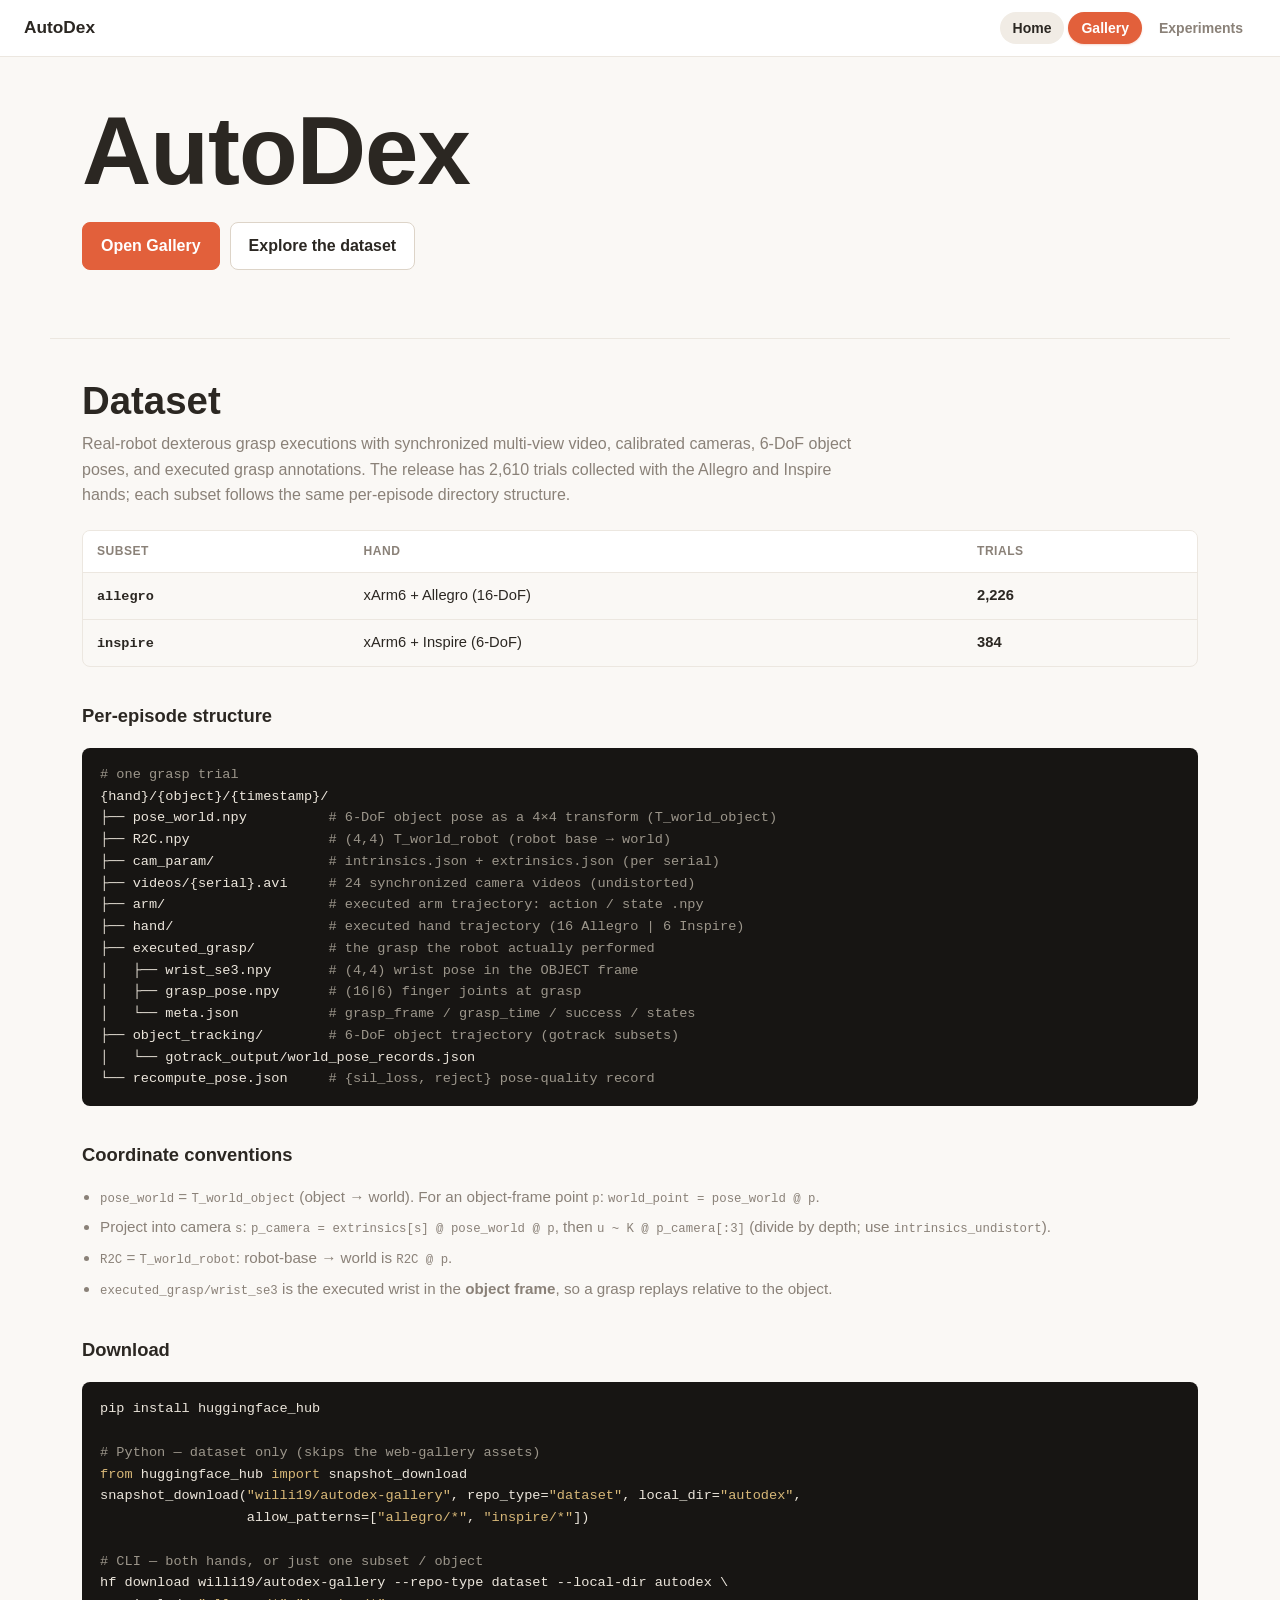
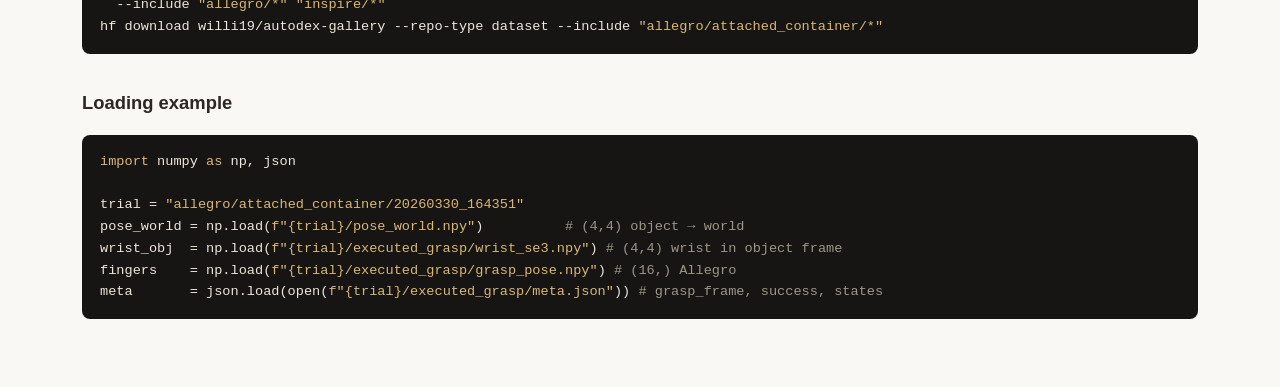
<file: docs/index.html>
<!DOCTYPE html>
<html lang="en">
<head>
  <meta charset="UTF-8">
  <meta name="viewport" content="width=device-width, initial-scale=1.0">
  <title>AutoDex</title>
  <link rel="stylesheet" href="css/style.css">
  <style>
    .landing-page {
      padding: 0;
      max-width: none;
    }

    .intro-head {
      padding-top: clamp(40px, 6vw, 72px);
    }

    .intro-title {
      font-size: clamp(3rem, 8vw, 6rem);
      line-height: .95;
      letter-spacing: -0.01em;
      margin-top: 6px;
    }

    .intro-lede {
      max-width: 720px;
      margin-top: 16px;
      color: var(--text-muted);
      font-size: clamp(1.02rem, 1.6vw, 1.3rem);
      line-height: 1.5;
    }

    .intro-actions {
      display: flex;
      flex-wrap: wrap;
      gap: 10px;
      margin-top: 26px;
    }

    .intro-btn {
      display: inline-flex;
      align-items: center;
      justify-content: center;
      min-height: 42px;
      padding: 10px 18px;
      border: 1px solid var(--line-strong);
      border-radius: var(--radius);
      background: var(--surface);
      color: var(--text);
      font-weight: 850;
    }

    .intro-btn:hover {
      background: var(--surface-2);
      color: var(--text);
    }

    .intro-btn.primary {
      border-color: var(--accent);
      background: var(--accent);
      color: #fff;
    }

    .intro-btn.primary:hover {
      background: var(--accent-hover);
      color: #fff;
    }

    .landing-section {
      max-width: 1180px;
      margin: 0 auto;
      padding: 42px 32px 68px;
    }

    .landing-section h2 {
      font-size: clamp(1.7rem, 3vw, 2.7rem);
      line-height: 1.05;
      letter-spacing: 0;
    }

    .landing-section p {
      margin-top: 10px;
      color: var(--text-muted);
      max-width: 780px;
    }

    .dataset-table-wrap {
      margin-top: 22px;
      overflow-x: auto;
      border: 1px solid var(--line);
      border-radius: var(--radius);
    }

    .dataset-table {
      width: 100%;
      min-width: 560px;
      border-collapse: collapse;
      font-size: .92em;
    }

    .dataset-table th,
    .dataset-table td {
      text-align: left;
      padding: 11px 14px;
      border-bottom: 1px solid var(--line);
    }

    .dataset-table tr:last-child td,
    .dataset-table tbody tr:last-child td {
      border-bottom: none;
    }

    .dataset-table th {
      color: var(--text-muted);
      font-weight: 850;
      font-size: .82em;
      letter-spacing: .04em;
      text-transform: uppercase;
      background: var(--surface);
    }

    .dataset-table td code,
    .landing-section p code {
      font-family: ui-monospace, SFMono-Regular, Menlo, monospace;
      font-size: .92em;
      font-weight: 700;
      color: var(--text);
    }

    .dataset-table td .num {
      font-variant-numeric: tabular-nums;
      font-weight: 850;
    }

    .code-block {
      margin-top: 18px;
      padding: 16px 18px;
      background: #171513;
      color: #ece6dc;
      border-radius: var(--radius);
      overflow-x: auto;
      font-family: ui-monospace, SFMono-Regular, Menlo, monospace;
      font-size: .85em;
      line-height: 1.6;
      white-space: pre;
    }

    .code-block .c { color: #9c968b; }
    .code-block .k { color: #d8b878; }

    .subhead {
      margin-top: 34px;
      font-size: 1.15rem;
      font-weight: 850;
    }

    .conventions {
      margin-top: 16px;
      display: grid;
      gap: 8px;
      padding-left: 18px;
    }

    .conventions li {
      color: var(--text-muted);
      font-size: .95em;
      line-height: 1.5;
    }

    .doc-kicker {
      color: var(--text-muted);
      font-size: .74em;
      font-weight: 850;
      letter-spacing: .09em;
      text-transform: uppercase;
      margin-bottom: 6px;
    }

    @media (max-width: 760px) {
      .intro-title {
        font-size: clamp(2.4rem, 12vw, 3.6rem);
      }

      .intro-title,
      .intro-lede {
        max-width: 100%;
        overflow-wrap: break-word;
        word-break: keep-all;
      }

      .landing-section {
        padding-left: 18px;
        padding-right: 18px;
      }
    }
  </style>
</head>
<body>
  <nav class="nav">
    <a class="nav-logo" href="index.html">AutoDex</a>
    <div class="nav-links">
      <a href="index.html" class="active">Home</a>
      <a href="gallery.html" class="cta">Gallery</a>
      <a href="experiments.html">Experiments</a>
    </div>
  </nav>

  <main class="landing-page">
    <section class="landing-section intro-head">
      <h1 class="intro-title">AutoDex</h1>
      <div class="intro-actions">
        <a class="intro-btn primary" href="gallery.html">Open Gallery</a>
        <a class="intro-btn" href="#dataset">Explore the dataset</a>
      </div>
    </section>

    <section class="landing-section" id="dataset" style="border-top:1px solid var(--line);">
      <h2>Dataset</h2>
      <p>Real-robot dexterous grasp executions with synchronized multi-view video, calibrated cameras, 6-DoF object poses, and executed grasp annotations. The release has 2,610 trials collected with the Allegro and Inspire hands; each subset follows the same per-episode directory structure.</p>

      <div class="dataset-table-wrap">
        <table class="dataset-table">
          <thead>
            <tr><th>Subset</th><th>Hand</th><th>Trials</th></tr>
          </thead>
          <tbody>
            <tr><td><code>allegro</code></td><td>xArm6 + Allegro (16-DoF)</td><td><span class="num">2,226</span></td></tr>
            <tr><td><code>inspire</code></td><td>xArm6 + Inspire (6-DoF)</td><td><span class="num">384</span></td></tr>
          </tbody>
        </table>
      </div>

      <div class="subhead">Per-episode structure</div>
      <pre class="code-block"><span class="c"># one grasp trial</span>
{hand}/{object}/{timestamp}/
├── pose_world.npy          <span class="c"># 6-DoF object pose as a 4×4 transform (T_world_object)</span>
├── R2C.npy                 <span class="c"># (4,4) T_world_robot (robot base → world)</span>
├── cam_param/              <span class="c"># intrinsics.json + extrinsics.json (per serial)</span>
├── videos/{serial}.avi     <span class="c"># 24 synchronized camera videos (undistorted)</span>
├── arm/                    <span class="c"># executed arm trajectory: action / state .npy</span>
├── hand/                   <span class="c"># executed hand trajectory (16 Allegro | 6 Inspire)</span>
├── executed_grasp/         <span class="c"># the grasp the robot actually performed</span>
│   ├── wrist_se3.npy       <span class="c"># (4,4) wrist pose in the OBJECT frame</span>
│   ├── grasp_pose.npy      <span class="c"># (16|6) finger joints at grasp</span>
│   └── meta.json           <span class="c"># grasp_frame / grasp_time / success / states</span>
├── object_tracking/        <span class="c"># 6-DoF object trajectory (gotrack subsets)</span>
│   └── gotrack_output/world_pose_records.json
└── recompute_pose.json     <span class="c"># {sil_loss, reject} pose-quality record</span></pre>

      <div class="subhead">Coordinate conventions</div>
      <ul class="conventions">
        <li><code>pose_world</code> = <code>T_world_object</code> (object → world). For an object-frame point <code>p</code>: <code>world_point = pose_world @ p</code>.</li>
        <li>Project into camera <code>s</code>: <code>p_camera = extrinsics[s] @ pose_world @ p</code>, then <code>u ~ K @ p_camera[:3]</code> (divide by depth; use <code>intrinsics_undistort</code>).</li>
        <li><code>R2C</code> = <code>T_world_robot</code>: robot-base &rarr; world is <code>R2C @ p</code>.</li>
        <li><code>executed_grasp/wrist_se3</code> is the executed wrist in the <strong>object frame</strong>, so a grasp replays relative to the object.</li>
      </ul>

      <div class="subhead">Download</div>
      <pre class="code-block">pip install huggingface_hub

<span class="c"># Python — dataset only (skips the web-gallery assets)</span>
<span class="k">from</span> huggingface_hub <span class="k">import</span> snapshot_download
snapshot_download(<span class="k">"willi19/autodex-gallery"</span>, repo_type=<span class="k">"dataset"</span>, local_dir=<span class="k">"autodex"</span>,
                  allow_patterns=[<span class="k">"allegro/*"</span>, <span class="k">"inspire/*"</span>])

<span class="c"># CLI — both hands, or just one subset / object</span>
hf download willi19/autodex-gallery --repo-type dataset --local-dir autodex \
  --include <span class="k">"allegro/*"</span> <span class="k">"inspire/*"</span>
hf download willi19/autodex-gallery --repo-type dataset --include <span class="k">"allegro/attached_container/*"</span></pre>

      <div class="subhead">Loading example</div>
      <pre class="code-block"><span class="k">import</span> numpy <span class="k">as</span> np, json

trial = <span class="k">"allegro/attached_container/20260330_164351"</span>
pose_world = np.load(<span class="k">f"{trial}/pose_world.npy"</span>)          <span class="c"># (4,4) object → world</span>
wrist_obj  = np.load(<span class="k">f"{trial}/executed_grasp/wrist_se3.npy"</span>) <span class="c"># (4,4) wrist in object frame</span>
fingers    = np.load(<span class="k">f"{trial}/executed_grasp/grasp_pose.npy"</span>) <span class="c"># (16,) Allegro</span>
meta       = json.load(open(<span class="k">f"{trial}/executed_grasp/meta.json"</span>)) <span class="c"># grasp_frame, success, states</span></pre>
    </section>
  </main>
</body>
</html>
</file>
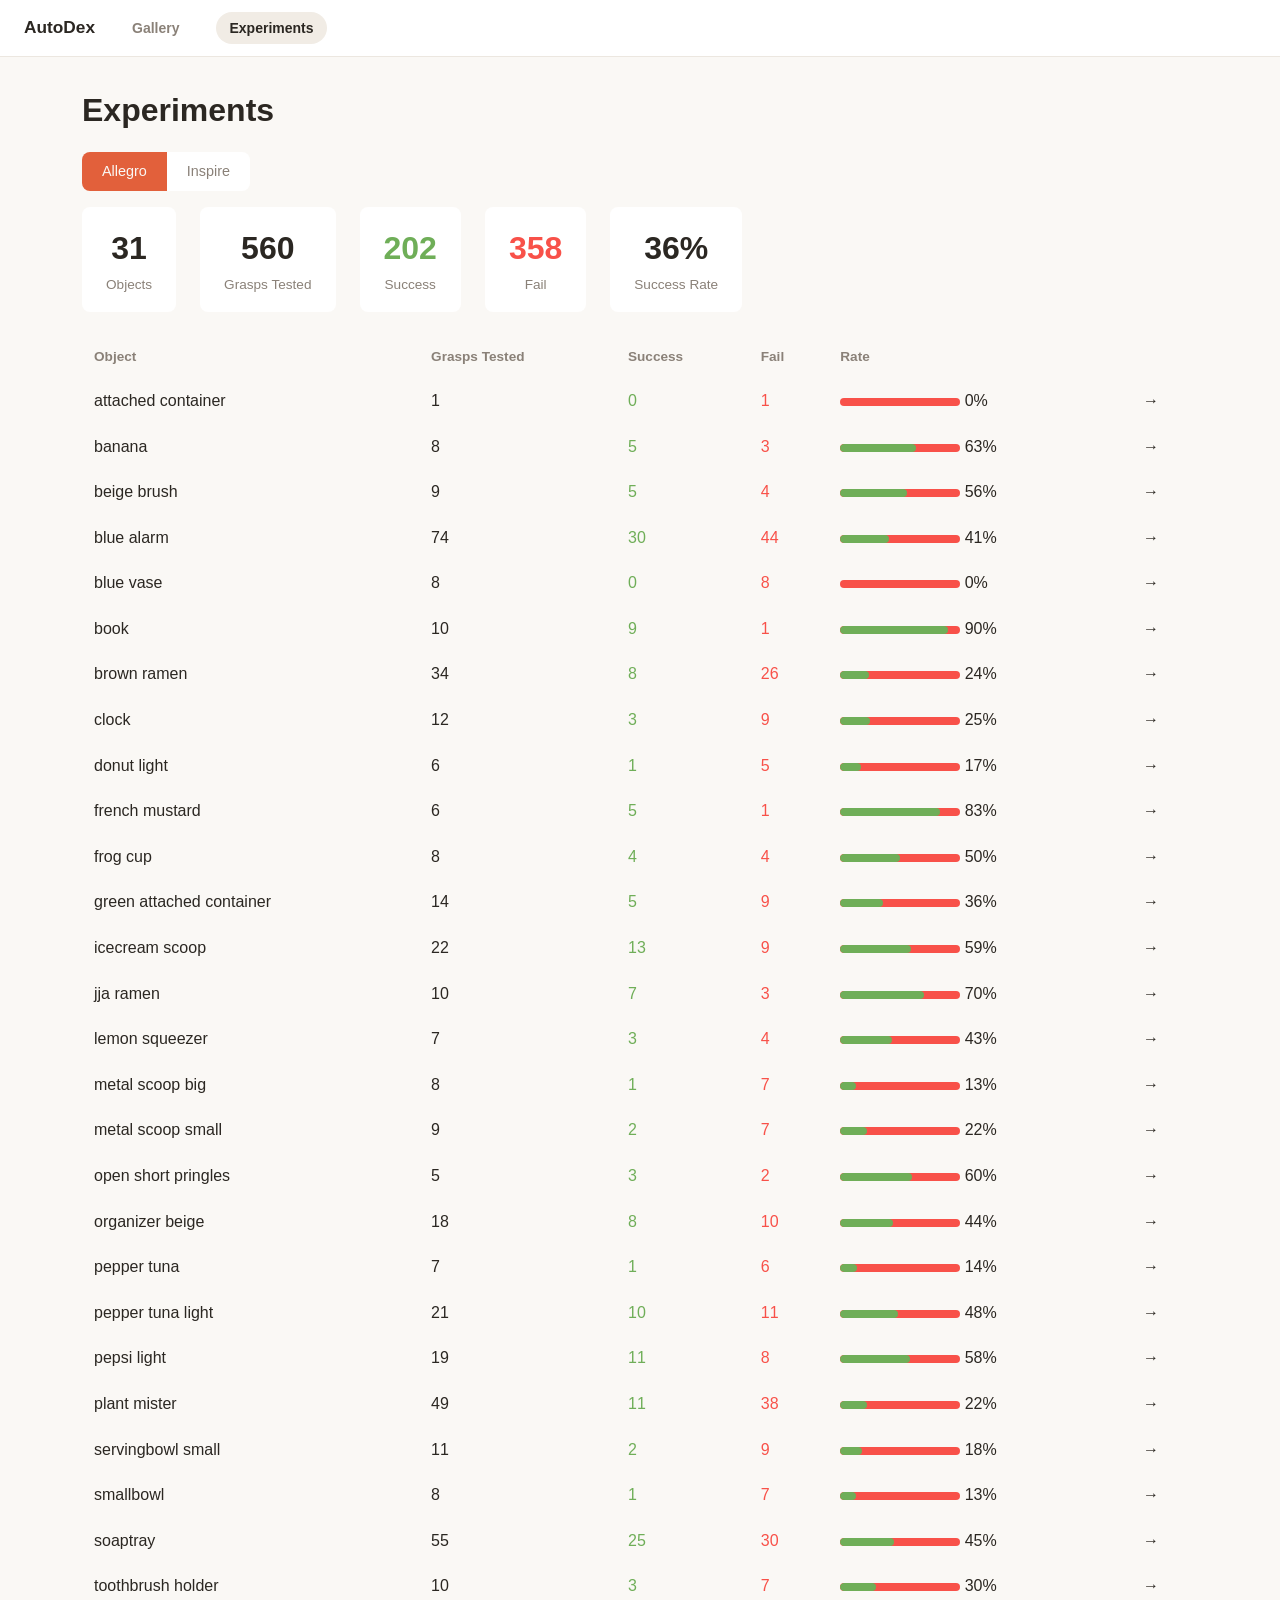
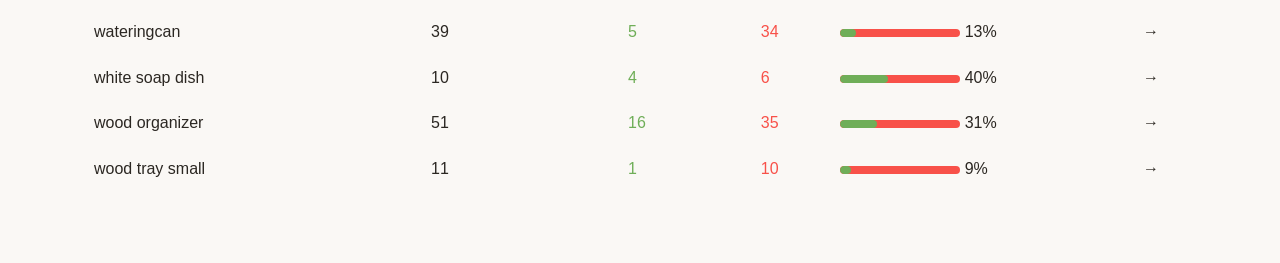
<file: docs/detail.html>
<!DOCTYPE html>
<html lang="en">
<head>
  <meta charset="UTF-8">
  <meta name="viewport" content="width=device-width, initial-scale=1.0">
  <title>Experiment Detail - AutoDex</title>
  <link rel="stylesheet" href="css/style.css">
  <style>
    .detail-header {
      display: flex; align-items: center; gap: 16px; margin-bottom: 24px; flex-wrap: wrap;
    }
    .detail-header h1 { font-size: 1.6em; }

    /* Timing bar */
    .timing-bar { margin-bottom: 24px; }
    .timing-bar h3 { margin-bottom: 8px; font-size: 0.95em; color: var(--text-muted); }
    .timing-segments {
      display: flex; height: 28px; border-radius: var(--radius); overflow: hidden; margin-bottom: 6px;
    }
    .timing-seg {
      display: flex; align-items: center; justify-content: center;
      font-size: 0.7em; font-weight: 600; color: var(--bg); min-width: 40px;
    }
    .timing-seg.capture { background: #8b949e; }
    .timing-seg.perception { background: #58a6ff; }
    .timing-seg.planning { background: #d2a8ff; }
    .timing-seg.execution { background: var(--green); }
    .timing-legend {
      display: flex; gap: 16px; font-size: 0.8em; color: var(--text-muted);
    }
    .timing-legend span::before {
      content: ''; display: inline-block; width: 10px; height: 10px;
      border-radius: 2px; margin-right: 4px; vertical-align: middle;
    }
    .timing-legend .l-cap::before { background: #8b949e; }
    .timing-legend .l-per::before { background: #58a6ff; }
    .timing-legend .l-pln::before { background: #d2a8ff; }
    .timing-legend .l-exe::before { background: var(--green); }

    /* Info cards */
    .info-grid {
      display: grid; grid-template-columns: repeat(auto-fill, minmax(200px, 1fr));
      gap: 12px; margin-bottom: 24px;
    }
    .info-card {
      background: var(--surface); border: 1px solid var(--border);
      border-radius: var(--radius); padding: 12px 16px;
    }
    .info-card .label { font-size: 0.8em; color: var(--text-muted); margin-bottom: 4px; }
    .info-card .value { font-size: 1.1em; font-weight: 600; }

    /* Section */
    .section { margin-bottom: 32px; }
    .section h2 {
      font-size: 1.1em; margin-bottom: 12px; padding-bottom: 8px;
      border-bottom: 1px solid var(--border);
    }

    /* Pose overlay grid */
    .pose-grid {
      display: grid; grid-template-columns: repeat(auto-fill, minmax(250px, 1fr));
      gap: 8px;
    }
    .pose-grid img {
      width: 100%; border-radius: 4px; background: #1a1f26;
      cursor: pointer; transition: transform 0.2s;
    }
    .pose-grid img:hover { transform: scale(1.02); }
    .pose-grid .cam-label {
      font-size: 0.75em; color: var(--text-muted); margin-top: 2px;
    }

    /* Videos side by side */
    .video-pair {
      display: grid; grid-template-columns: 1fr 1fr; gap: 16px;
    }
    .video-pair video { width: 100%; border-radius: var(--radius); background: #000; }
    .video-label { font-size: 0.85em; color: var(--text-muted); margin-bottom: 4px; }

    /* Planning funnel */
    .funnel { display: flex; gap: 8px; align-items: center; flex-wrap: wrap; }
    .funnel-step {
      background: var(--surface); border: 1px solid var(--border);
      border-radius: var(--radius); padding: 8px 14px; text-align: center;
    }
    .funnel-step .num { font-size: 1.3em; font-weight: 700; }
    .funnel-step .lbl { font-size: 0.75em; color: var(--text-muted); }
    .funnel-arrow { color: var(--text-muted); font-size: 1.2em; }

    @media (max-width: 640px) {
      .video-pair { grid-template-columns: 1fr; }
      .pose-grid { grid-template-columns: repeat(auto-fill, minmax(150px, 1fr)); }
    }
  </style>
</head>
<body>
  <nav class="nav">
    <a class="nav-logo" href="index.html">AutoDex</a>
    <a href="gallery.html">Gallery</a>
    <a href="experiments.html">Experiments</a>
  </nav>

  <div class="container">
    <a href="#" class="back-link" id="back-link">&larr; Back</a>
    <div class="detail-header">
      <h1 id="title">Loading...</h1>
    </div>

    <!-- Timing -->
    <div class="timing-bar" id="timing-section"></div>

    <!-- Info cards -->
    <div class="info-grid" id="info-grid"></div>

    <!-- Planning funnel -->
    <div class="section" id="planning-section">
      <h2>Planning Pipeline</h2>
      <div class="funnel" id="funnel"></div>
    </div>

    <!-- Pose overlay -->
    <div class="section" id="pose-section">
      <h2>6D Pose Detection</h2>
      <div class="pose-grid" id="pose-grid"></div>
    </div>

    <!-- Videos -->
    <div class="section" id="video-section">
      <h2>Execution</h2>
      <div style="margin-bottom:8px;">
        <select class="obj-select" id="cam-select" onchange="switchDetailCam(this.value)"></select>
      </div>
      <div class="video-pair">
        <div>
          <div class="video-label">Turntable (grasp candidate)</div>
          <video id="turntable-video" controls loop muted autoplay playsinline></video>
        </div>
        <div>
          <div class="video-label">Experiment recording</div>
          <video id="exp-video" controls loop muted autoplay playsinline></video>
        </div>
      </div>
    </div>
  </div>

  <script>
    const HF_BASE = 'https://huggingface.co/datasets/willi19/autodex-gallery/resolve/main';
    const params = new URLSearchParams(location.search);
    const hand = params.get('hand');
    const obj = params.get('obj');
    const rank = params.get('rank');

    if (!hand || !obj || rank === null) { location.href = 'experiments.html'; }

    const rankStr = String(rank).padStart(3, '0');
    let expData = null;
    let detailData = null;

    document.getElementById('back-link').href = `object.html?obj=${obj}&hand=${hand}&view=experiments`;

    // Load experiments.json + detail metadata
    Promise.all([
      fetch('experiments.json').then(r => r.json()),
      fetch(`${HF_BASE}/experiments/${hand}/${obj}/${rankStr}/meta.json`).then(r => r.json()).catch(() => null)
    ]).then(([experiments, meta]) => {
      expData = experiments[hand]?.[obj]?.[String(rank)];
      detailData = meta;
      renderPage();
    });

    function renderPage() {
      if (!expData) {
        document.getElementById('title').textContent = 'Experiment not found';
        return;
      }

      const status = expData.status === 'success'
        ? '<span class="badge badge-success">Success</span>'
        : '<span class="badge badge-fail">Failed</span>';
      const objName = obj.replace(/_/g, ' ');
      document.getElementById('title').innerHTML =
        `${objName} — Grasp #${parseInt(rank)+1} ${status}`;
      document.title = `${objName} #${parseInt(rank)+1} - AutoDex`;

      // Try to load result.json for detailed timing
      fetch(`${HF_BASE}/experiments/${hand}/${obj}/${rankStr}/result.json`)
        .then(r => r.json())
        .then(result => renderDetail(result))
        .catch(() => renderDetail(null));
    }

    function renderDetail(result) {
      // Timing bar
      if (result?.timing) {
        const t = result.timing;
        const total = (t.capture_s||0) + (t.perception_s||0) + (t.plan_s||0) + (t.execute_s||0);
        const pct = v => ((v / total) * 100).toFixed(1) + '%';
        document.getElementById('timing-section').innerHTML = `
          <h3>Total: ${total.toFixed(1)}s</h3>
          <div class="timing-segments">
            <div class="timing-seg capture" style="width:${pct(t.capture_s||0)}">${(t.capture_s||0).toFixed(1)}s</div>
            <div class="timing-seg perception" style="width:${pct(t.perception_s||0)}">${(t.perception_s||0).toFixed(1)}s</div>
            <div class="timing-seg planning" style="width:${pct(t.plan_s||0)}">${(t.plan_s||0).toFixed(1)}s</div>
            <div class="timing-seg execution" style="width:${pct(t.execute_s||0)}">${(t.execute_s||0).toFixed(1)}s</div>
          </div>
          <div class="timing-legend">
            <span class="l-cap">Capture</span>
            <span class="l-per">Perception</span>
            <span class="l-pln">Planning</span>
            <span class="l-exe">Execution</span>
          </div>`;
      }

      // Info cards
      const cards = [];
      cards.push({label: 'Status', value: expData.status === 'success' ? 'Success' : 'Failed'});
      cards.push({label: 'Scene', value: expData.scene_info?.join('/') || '-'});
      cards.push({label: 'Trials', value: `${expData.n_success}/${expData.n_trials} success`});
      if (result?.timing?.perception_detail) {
        const pd = result.timing.perception_detail;
        cards.push({label: 'Depth Method', value: pd.depth_method || '-'});
        cards.push({label: 'Best Camera', value: pd.best_serial || '-'});
        cards.push({label: 'Masks', value: pd.n_masks || '-'});
        cards.push({label: 'Poses', value: pd.n_poses || '-'});
      }
      document.getElementById('info-grid').innerHTML = cards.map(c =>
        `<div class="info-card"><div class="label">${c.label}</div><div class="value">${c.value}</div></div>`
      ).join('');

      // Planning funnel (from meta.json which has plan timing)
      if (detailData) {
        // detailData is meta.json from upload - may not have plan info
        // Try loading plan timing from HF
        fetch(`${HF_BASE}/experiments/${hand}/${obj}/${rankStr}/plan_timing.json`)
          .then(r => r.json())
          .then(renderFunnel)
          .catch(() => {
            document.getElementById('planning-section').style.display = 'none';
          });
      } else {
        document.getElementById('planning-section').style.display = 'none';
      }

      // Pose overlay images
      const cameras = expData.cameras || [];
      if (cameras.length > 0) {
        document.getElementById('pose-grid').innerHTML = cameras.map(cam =>
          `<div>
            <img src="${HF_BASE}/experiments/${hand}/${obj}/${rankStr}/pose_overlay/${cam}.png"
                 onerror="this.style.display='none'" loading="lazy">
            <div class="cam-label">${cam}</div>
          </div>`
        ).join('');
      } else {
        document.getElementById('pose-section').style.display = 'none';
      }

      // Videos
      const turntableUrl = `${HF_BASE}/turntable/${hand}/${obj}/${rankStr}/turntable.mp4`;
      document.getElementById('turntable-video').src = turntableUrl;

      // Camera selector
      const select = document.getElementById('cam-select');
      select.innerHTML = cameras.map(c => `<option value="${c}">${c}</option>`).join('');
      if (cameras.length > 0) {
        switchDetailCam(cameras[0]);
      }
    }

    function renderFunnel(plan) {
      const steps = [
        {num: plan.n_total, lbl: 'Total'},
        {num: plan.n_total - plan.n_backward, lbl: 'Forward'},
        {num: plan.n_valid, lbl: 'No collision'},
        {num: plan.n_ik_success, lbl: 'IK success'},
        {num: plan.n_plan_attempts <= 1 ? 1 : plan.n_plan_attempts, lbl: 'Planned'},
      ];
      document.getElementById('funnel').innerHTML = steps.map((s, i) =>
        (i > 0 ? '<span class="funnel-arrow">→</span>' : '') +
        `<div class="funnel-step"><div class="num">${s.num}</div><div class="lbl">${s.lbl}</div></div>`
      ).join('');
    }

    function switchDetailCam(cam) {
      const url = `${HF_BASE}/experiments/${hand}/${obj}/${rankStr}/${cam}.mp4`;
      const video = document.getElementById('exp-video');
      video.src = url;
      video.load();
      video.play().catch(() => {});
    }
  </script>
</body>
</html>
</file>
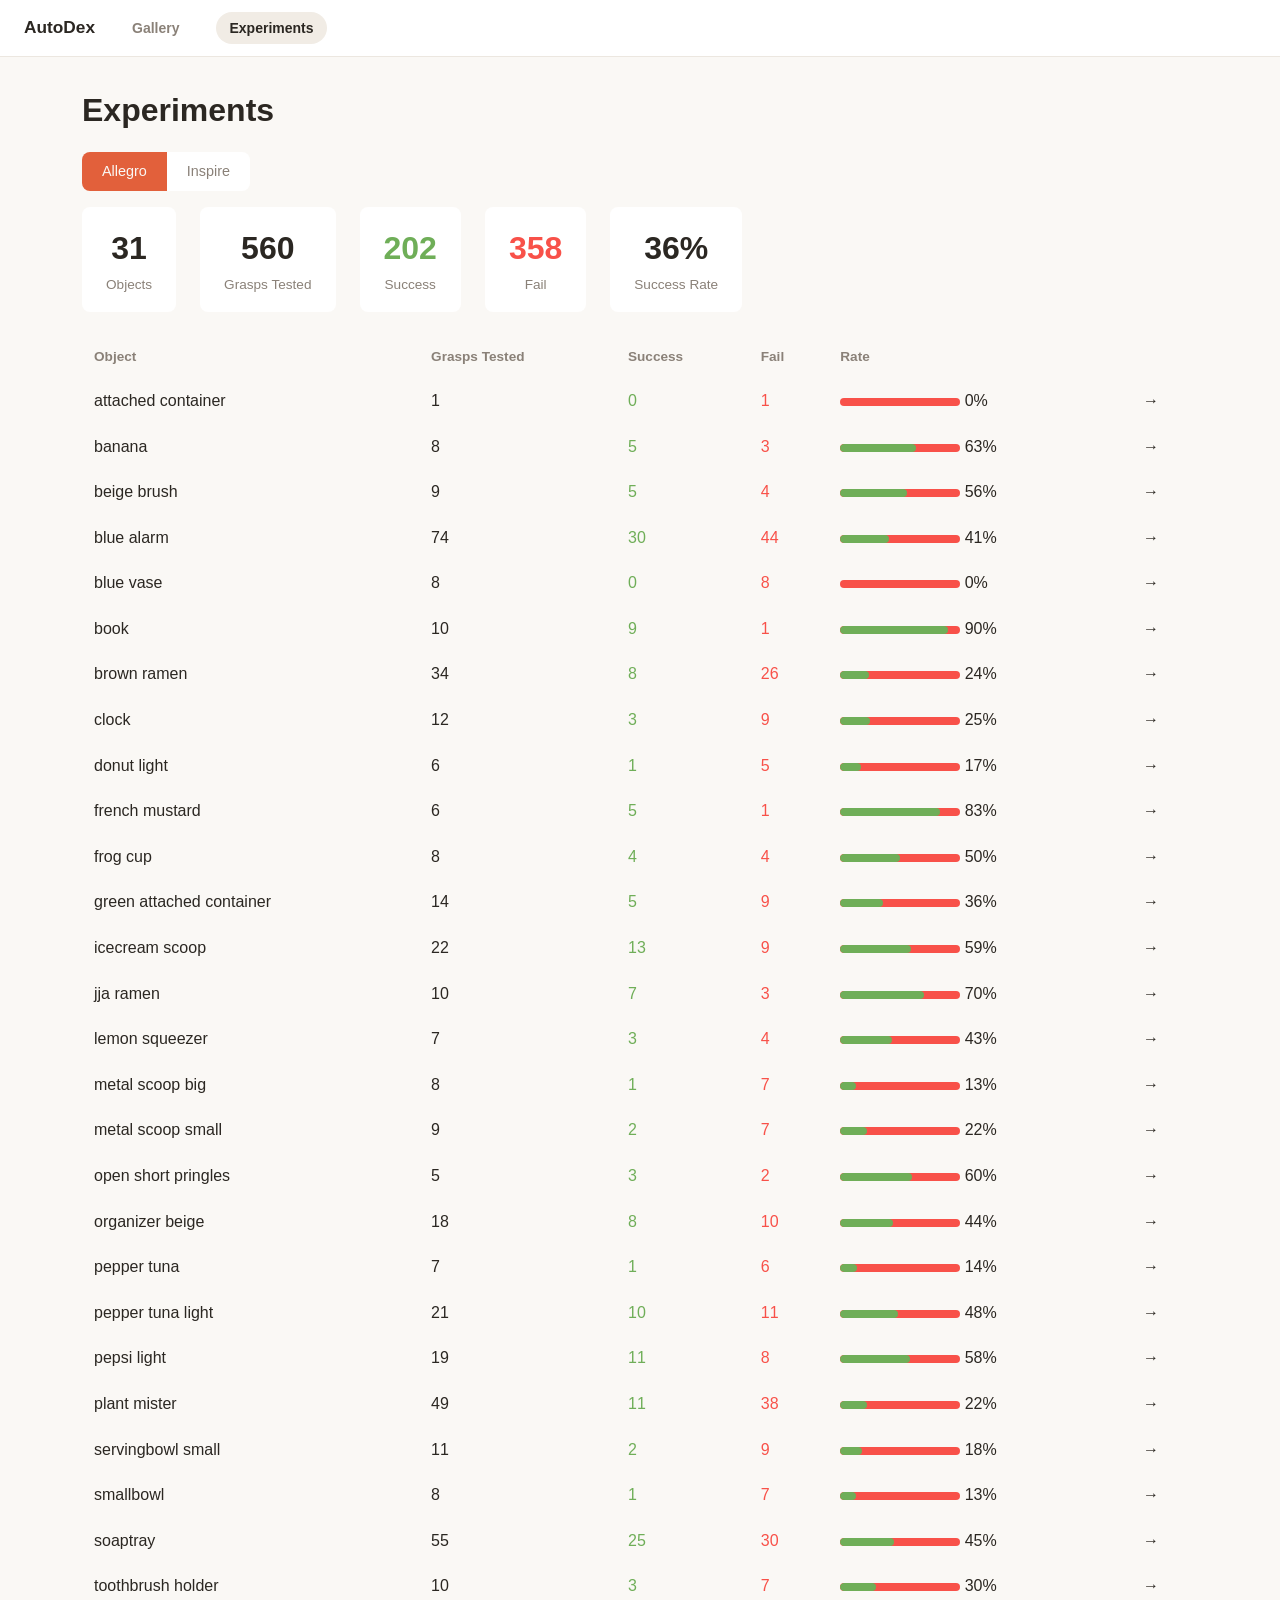
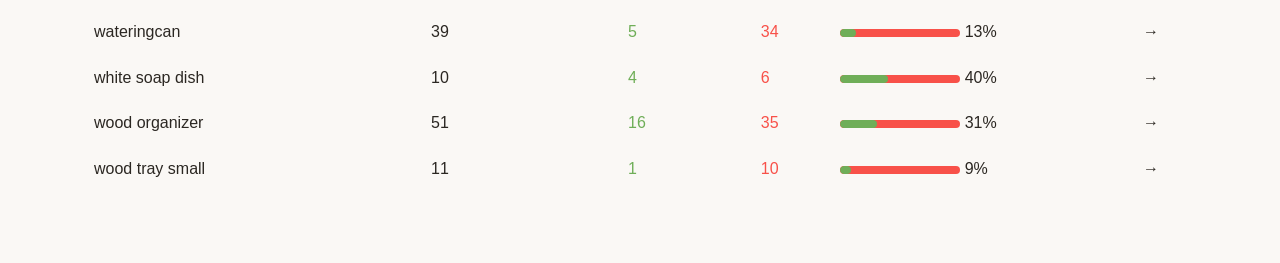
<file: docs/experiments.html>
<!DOCTYPE html>
<html lang="en">
<head>
  <meta charset="UTF-8">
  <meta name="viewport" content="width=device-width, initial-scale=1.0">
  <title>Experiments - AutoDex</title>
  <link rel="stylesheet" href="css/style.css">
  <style>
    .exp-summary {
      display: flex; gap: 24px; margin-bottom: 24px; flex-wrap: wrap;
    }
    .exp-stat-card {
      background: var(--surface); border: 1px solid var(--border);
      border-radius: var(--radius); padding: 16px 24px; text-align: center;
    }
    .exp-stat-card .num { font-size: 2em; font-weight: 700; }
    .exp-stat-card .label { color: var(--text-muted); font-size: 0.85em; }
    .exp-stat-card .num.green { color: var(--green); }
    .exp-stat-card .num.red { color: #f85149; }

    .exp-table {
      width: 100%; border-collapse: collapse; margin-top: 8px;
    }
    .exp-table th, .exp-table td {
      padding: 10px 12px; text-align: left; border-bottom: 1px solid var(--border);
    }
    .exp-table th { color: var(--text-muted); font-size: 0.85em; font-weight: 600; }
    .exp-table tr { cursor: pointer; transition: background 0.15s; }
    .exp-table tr:hover { background: var(--surface); }
    .bar-bg {
      width: 120px; height: 8px; background: #f85149; border-radius: 4px; overflow: hidden; display: inline-block;
    }
    .bar-fill { height: 100%; background: var(--green); border-radius: 4px; }

    .hand-filter { display: flex; gap: 0; margin-bottom: 16px; }
    .hand-filter button {
      padding: 8px 20px; background: var(--surface); border: 1px solid var(--border);
      color: var(--text-muted); cursor: pointer; font-size: 0.9em;
    }
    .hand-filter button:first-child { border-radius: var(--radius) 0 0 var(--radius); }
    .hand-filter button:last-child { border-radius: 0 var(--radius) var(--radius) 0; }
    .hand-filter button.active { background: var(--accent); color: var(--bg); border-color: var(--accent); }
  </style>
</head>
<body>
  <nav class="nav">
    <a class="nav-logo" href="index.html">AutoDex</a>
    <a href="gallery.html">Gallery</a>
    <a href="experiments.html" class="active">Experiments</a>
  </nav>

  <div class="container">
    <h1 style="margin-bottom: 16px;">Experiments</h1>

    <div class="hand-filter" id="hand-filter"></div>
    <div class="exp-summary" id="summary"></div>
    <table class="exp-table">
      <thead>
        <tr><th>Object</th><th>Grasps Tested</th><th>Success</th><th>Fail</th><th>Rate</th><th></th></tr>
      </thead>
      <tbody id="table-body"></tbody>
    </table>
  </div>

  <script>
    let experiments = {};
    let currentHand = 'allegro';

    fetch('experiments.json').then(r => r.json()).then(data => {
      experiments = data;
      renderHandFilter();
      render();
    });

    function renderHandFilter() {
      const el = document.getElementById('hand-filter');
      el.innerHTML = ['allegro', 'inspire'].map(h =>
        `<button class="${h === currentHand ? 'active' : ''}" data-hand="${h}">${h.charAt(0).toUpperCase() + h.slice(1)}</button>`
      ).join('');
      el.querySelectorAll('button').forEach(btn => {
        btn.addEventListener('click', () => {
          currentHand = btn.dataset.hand;
          renderHandFilter();
          render();
        });
      });
    }

    function render() {
      const handData = experiments[currentHand] || {};
      const objects = Object.keys(handData).sort();

      let totalTested = 0, totalSuccess = 0, totalFail = 0;
      const rows = [];

      for (const obj of objects) {
        const grasps = Object.values(handData[obj]);
        const tested = grasps.length;
        const succ = grasps.filter(g => g.status === 'success').length;
        const fail = tested - succ;
        const rate = tested > 0 ? (succ / tested * 100).toFixed(0) : 0;
        totalTested += tested;
        totalSuccess += succ;
        totalFail += fail;
        rows.push({ obj, tested, succ, fail, rate });
      }

      document.getElementById('summary').innerHTML = `
        <div class="exp-stat-card"><div class="num">${objects.length}</div><div class="label">Objects</div></div>
        <div class="exp-stat-card"><div class="num">${totalTested}</div><div class="label">Grasps Tested</div></div>
        <div class="exp-stat-card"><div class="num green">${totalSuccess}</div><div class="label">Success</div></div>
        <div class="exp-stat-card"><div class="num red">${totalFail}</div><div class="label">Fail</div></div>
        <div class="exp-stat-card"><div class="num">${totalTested > 0 ? (totalSuccess/totalTested*100).toFixed(0) : 0}%</div><div class="label">Success Rate</div></div>
      `;

      document.getElementById('table-body').innerHTML = rows.map(r => `
        <tr onclick="location.href='object.html?obj=${r.obj}&hand=${currentHand}&view=experiments'">
          <td>${r.obj.replace(/_/g, ' ')}</td>
          <td>${r.tested}</td>
          <td style="color:var(--green)">${r.succ}</td>
          <td style="color:#f85149">${r.fail}</td>
          <td>
            <div class="bar-bg"><div class="bar-fill" style="width:${r.rate}%"></div></div>
            ${r.rate}%
          </td>
          <td>&rarr;</td>
        </tr>
      `).join('');
    }
  </script>
</body>
</html>
</file>
<file: docs/css/style.css>
* { margin: 0; padding: 0; box-sizing: border-box; }

:root {
  --bg: #faf8f5;
  --surface: #ffffff;
  --surface-2: #f5f0e9;
  --line: #ece7e0;
  --line-strong: #ddd4c8;
  --text: #2b2722;
  --text-muted: #8a8178;
  --accent: #e2603b;
  --accent-hover: #c94f30;
  --accent-soft: #fdeee9;
  --green: #6fae58;
  --red: #d9584a;
  --blue: #4f7fb8;
  --radius: 8px;
  --shadow-soft: 0 1px 2px rgba(40, 30, 20, 0.04);
  --shadow-lift: 0 14px 30px rgba(40, 30, 20, 0.10);
}

body {
  min-height: 100vh;
  background: var(--bg);
  color: var(--text);
  font-family: -apple-system, BlinkMacSystemFont, "Segoe UI", Helvetica, Arial, sans-serif;
  line-height: 1.6;
  -webkit-font-smoothing: antialiased;
}

a { color: var(--accent); text-decoration: none; }
a:hover { color: var(--accent-hover); }
button, input, select { font: inherit; }
button { cursor: pointer; }

.wrap,
.container {
  max-width: 1180px;
  margin: 0 auto;
  padding: 0 32px;
}

.container { padding-top: 28px; padding-bottom: 72px; }

.nav {
  position: sticky;
  top: 0;
  z-index: 100;
  display: flex;
  align-items: center;
  gap: 24px;
  min-height: 54px;
  padding: 12px 24px;
  background: rgba(255, 255, 255, 0.94);
  border-bottom: 1px solid var(--line);
  backdrop-filter: blur(10px);
}

.nav-logo {
  flex: 0 0 auto;
  color: var(--text);
  font-size: 1.08em;
  font-weight: 800;
  letter-spacing: 0;
}

.nav-links {
  display: flex;
  align-items: center;
  flex-wrap: wrap;
  gap: 4px;
  margin-left: auto;
}

.nav a:not(.nav-logo),
.nav-links a {
  display: inline-flex;
  align-items: center;
  min-height: 32px;
  padding: 8px 13px;
  border-radius: 999px;
  color: var(--text-muted);
  font-size: 14px;
  font-weight: 600;
  line-height: 1;
}

.nav a:not(.nav-logo):hover,
.nav a.active,
.nav-links a:hover {
  color: var(--text);
  background: #f1ece5;
}

.nav a.cta,
.nav-links a.cta {
  background: var(--accent);
  color: #fff;
  box-shadow: 0 1px 2px rgba(226, 96, 59, 0.24);
}

.nav a.cta:hover,
.nav-links a.cta:hover {
  background: var(--accent-hover);
  color: #fff;
}

.landing {
  min-height: calc(100vh - 54px);
  padding: 50px 32px 72px;
  display: flex;
  flex-direction: column;
  align-items: center;
  justify-content: center;
  text-align: center;
}

.landing h1,
.page-title {
  font-size: clamp(2.4rem, 6vw, 5rem);
  line-height: 0.98;
  letter-spacing: 0;
  color: var(--text);
}

.landing p,
.page-subtitle {
  max-width: 760px;
  margin: 18px auto 0;
  color: var(--text-muted);
  font-size: 1.18em;
  line-height: 1.55;
}

.landing-cards {
  width: min(900px, 100%);
  display: grid;
  grid-template-columns: repeat(2, minmax(0, 1fr));
  gap: 18px;
  margin-top: 36px;
}

.landing-card,
.metric-card,
.grid-item,
.video-card,
.viewer-panel,
.object-summary,
.exp-row,
.asset-panel {
  background: var(--surface);
  border: 1px solid var(--line);
  border-radius: var(--radius);
  box-shadow: var(--shadow-soft);
}

.landing-card {
  padding: 28px 30px;
  color: var(--text);
  text-align: left;
  transition: border-color .18s, transform .18s, box-shadow .18s;
}

.landing-card:hover,
.grid-item:hover,
.video-card:hover {
  border-color: var(--accent);
  box-shadow: var(--shadow-lift);
  transform: translateY(-2px);
  color: var(--text);
}

.landing-card .card-count {
  color: var(--accent);
  font-size: 2.2em;
  font-weight: 800;
  line-height: 1;
}

.landing-card h2 { margin-top: 14px; font-size: 1.45em; }
.landing-card p { margin: 6px 0 0; font-size: .98em; }

.page-hero {
  padding: 42px 0 20px;
  text-align: center;
}

.metric-grid {
  display: grid;
  grid-template-columns: repeat(4, minmax(0, 1fr));
  gap: 12px;
  margin-top: 26px;
}

.metric-card {
  padding: 16px;
  text-align: left;
}

.metric-label {
  color: var(--text-muted);
  font-size: .82em;
  font-weight: 700;
  text-transform: uppercase;
  letter-spacing: .02em;
}

.metric-value {
  margin-top: 4px;
  font-size: 1.75em;
  font-weight: 800;
  color: var(--text);
  line-height: 1.1;
}

.toolbar {
  display: grid;
  grid-template-columns: minmax(220px, 1fr) auto auto;
  gap: 10px;
  align-items: center;
  margin: 18px 0 16px;
}

.search-bar,
.control-select,
.obj-select,
.cam-select {
  width: 100%;
  min-height: 40px;
  padding: 8px 12px;
  border: 1px solid var(--line);
  border-radius: var(--radius);
  background: var(--surface);
  color: var(--text);
  outline: none;
  box-shadow: var(--shadow-soft);
}

.search-bar:focus,
.control-select:focus,
.obj-select:focus,
.cam-select:focus {
  border-color: var(--accent);
}

.stats-bar {
  display: flex;
  flex-wrap: wrap;
  gap: 8px;
  margin: 0 0 18px;
  color: var(--text-muted);
  font-size: .9em;
}

.chip,
.badge {
  display: inline-flex;
  align-items: center;
  min-height: 24px;
  padding: 3px 9px;
  border-radius: 999px;
  background: var(--surface-2);
  color: var(--text-muted);
  font-size: .78em;
  font-weight: 700;
}

.chip.accent,
.badge-rank {
  background: var(--accent-soft);
  color: var(--accent-hover);
}

.chip.ok,
.badge-success { background: #edf6e9; color: #3d7934; }
.chip.warn,
.badge-fail { background: #fbe9e7; color: #b34035; }
.badge-untested { background: var(--surface-2); color: var(--text-muted); }

.grid {
  display: grid;
  grid-template-columns: repeat(auto-fill, minmax(206px, 1fr));
  gap: 22px;
  padding-bottom: 72px;
}

.grid-item {
  overflow: hidden;
  color: var(--text);
  cursor: pointer;
  transition: border-color .18s, transform .18s, box-shadow .18s;
}

.thumb-slot,
.grid-item img {
  width: 100%;
  aspect-ratio: 1;
  background:
    linear-gradient(135deg, rgba(226, 96, 59, .10), rgba(253, 238, 233, .78)),
    var(--surface-2);
}

.thumb-slot {
  position: relative;
  overflow: hidden;
  display: flex;
  align-items: center;
  justify-content: center;
}

.grid-item img {
  display: block;
  object-fit: cover;
}

.grid-item .label {
  padding: 12px 12px 2px;
  font-size: .98em;
  font-weight: 800;
  white-space: nowrap;
  overflow: hidden;
  text-overflow: ellipsis;
}

.grid-item .hands-info {
  display: flex;
  flex-wrap: wrap;
  gap: 6px;
  padding: 8px 12px 12px;
}

.object-layout {
  display: grid;
  grid-template-columns: 300px minmax(0, 1fr);
  align-items: start;
  gap: 18px;
}

.object-summary {
  position: sticky;
  top: 78px;
  overflow: hidden;
}

.object-summary img {
  width: 100%;
  aspect-ratio: 1;
  object-fit: cover;
  background: var(--surface-2);
}

.object-summary-body { padding: 16px; }
.object-summary h1 { font-size: 1.35em; line-height: 1.2; }
.object-summary .sub { margin-top: 5px; color: var(--text-muted); font-size: .92em; }

.asset-panel {
  margin-top: 12px;
  padding: 12px;
}

.asset-panel h2 {
  font-size: .95em;
  margin-bottom: 8px;
}

.model-shell {
  position: relative;
  overflow: hidden;
  border: 1px solid var(--line);
  border-radius: var(--radius);
  background: var(--surface-2);
  aspect-ratio: 1;
}

model-viewer {
  width: 100%;
  height: 100%;
  background: var(--surface-2);
}

.asset-empty {
  height: 100%;
  min-height: 170px;
  display: flex;
  align-items: center;
  justify-content: center;
  padding: 18px;
  color: var(--text-muted);
  text-align: center;
  font-size: .9em;
}

.tabs {
  display: flex;
  gap: 0;
  margin-bottom: 18px;
  border-bottom: 1px solid var(--line);
}

.tab {
  padding: 10px 18px;
  border: 0;
  border-bottom: 2px solid transparent;
  background: none;
  color: var(--text-muted);
  font-weight: 800;
  transition: color .18s, border-color .18s;
}

.tab:hover,
.tab.active {
  color: var(--text);
  border-bottom-color: var(--accent);
}

.controls {
  display: grid;
  grid-template-columns: minmax(220px, 1fr) auto auto;
  gap: 10px;
  align-items: center;
  margin-bottom: 18px;
}

.view-toggle {
  display: inline-flex;
  overflow: hidden;
  border: 1px solid var(--line);
  border-radius: var(--radius);
  background: var(--surface);
  box-shadow: var(--shadow-soft);
}

.view-btn {
  min-height: 40px;
  padding: 8px 15px;
  border: 0;
  border-right: 1px solid var(--line);
  background: transparent;
  color: var(--text-muted);
  font-weight: 700;
}

.view-btn:last-child { border-right: 0; }
.view-btn.active { background: var(--accent); color: #fff; }
.view-btn:hover:not(.active) { color: var(--text); }

.grasp-count,
.exp-stats {
  display: flex;
  align-items: center;
  flex-wrap: wrap;
  gap: 8px;
  color: var(--text-muted);
  font-size: .9em;
}

.stat { display: inline-flex; align-items: center; gap: 6px; }
.stat-dot { width: 9px; height: 9px; border-radius: 50%; display: inline-block; }
.stat-dot.success { background: var(--green); }
.stat-dot.fail { background: var(--red); }
.stat-dot.untested { background: var(--line-strong); }

.grasp-grid,
.video-grid {
  display: grid;
  grid-template-columns: repeat(auto-fill, minmax(238px, 1fr));
  gap: 16px;
}

.grasp-card,
.video-card,
.exp-row {
  overflow: hidden;
  transition: border-color .18s, transform .18s, box-shadow .18s;
}

.grasp-card video,
.video-card video,
.exp-video-cell video {
  width: 100%;
  aspect-ratio: 16 / 9;
  display: block;
  background: #111;
}

.grasp-card .card-footer,
.video-card .video-info,
.exp-row-header {
  display: flex;
  align-items: center;
  justify-content: space-between;
  gap: 10px;
  padding: 10px 12px;
}

.dl-btn {
  border: 0;
  background: transparent;
  color: var(--text-muted);
  font-weight: 800;
}

.dl-btn:hover { color: var(--accent); }

.exp-list { display: flex; flex-direction: column; gap: 18px; }
.exp-row-header { border-bottom: 1px solid var(--line); }
.exp-row-header h3 { font-size: 1em; }
.exp-videos {
  display: grid;
  grid-template-columns: 1fr 1fr;
  gap: 1px;
  background: var(--line);
}
.exp-video-cell { padding: 10px; background: var(--surface); }
.cell-label { margin-bottom: 5px; color: var(--text-muted); font-size: .82em; font-weight: 700; }

.empty-state,
.loading {
  padding: 56px 24px;
  color: var(--text-muted);
  text-align: center;
}

.back-link {
  display: inline-flex;
  margin-bottom: 14px;
  color: var(--text-muted);
  font-weight: 700;
}

@media (max-width: 900px) {
  .metric-grid { grid-template-columns: repeat(2, minmax(0, 1fr)); }
  .toolbar,
  .controls { grid-template-columns: 1fr; }
  .object-layout { grid-template-columns: 1fr; }
  .object-summary { position: static; }
  .exp-videos { grid-template-columns: 1fr; }
}

@media (max-width: 640px) {
  .wrap,
  .container { padding-left: 20px; padding-right: 20px; }
  .nav { padding: 12px 16px; }
  .nav a:not(.nav-logo):not(.cta) { display: none; }
  .landing-cards,
  .metric-grid { grid-template-columns: 1fr; }
  .grid { grid-template-columns: repeat(auto-fill, minmax(150px, 1fr)); gap: 14px; }
  .grasp-grid,
  .video-grid { grid-template-columns: 1fr; }
}
</file>
